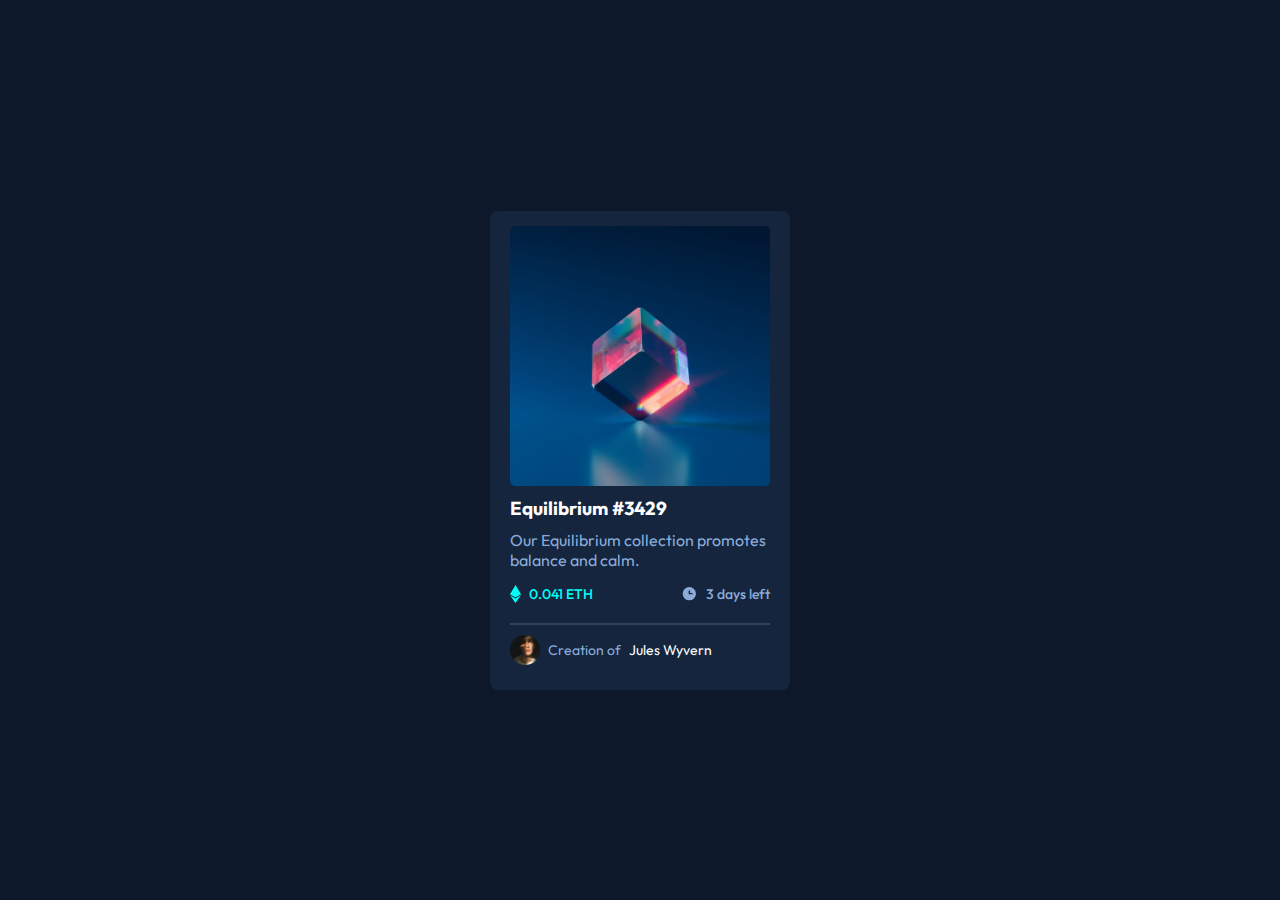
<file: nft-preview-card-component-main/index.html>
<!DOCTYPE html>
<html lang="en">

<head>
  <meta charset="UTF-8">
  <meta name="viewport" content="width=device-width, initial-scale=1.0">
  <!-- displays site properly based on user's device -->

  <link rel="icon" type="image/png" sizes="32x32" href="./images/favicon-32x32.png">

  <title>Frontend Mentor | NFT preview card component</title>
  <link rel="stylesheet" href="./style.css">

</head>

<body>




  <div class="con">

    <div class="card">
      <div class="img">
        <img src="./images//image-equilibrium.jpg" alt="">
        <img class="hide" src="./images/icon-view.svg" alt="">
      </div>

      <h3>Equilibrium #3429</h3>
      <p>Our Equilibrium collection promotes balance and calm.</p>
      <div class="positem">
        <p> <img src="./images/icon-ethereum.svg" alt="eth"> 0.041 ETH</p>
        <p> <img src="./images/icon-clock.svg" alt="clock"> 3 days left</p>
      </div>
      <hr>
      <p class="avatar"><img src="./images/image-avatar.png" alt="avatar"> <span>Creation of</span> Jules Wyvern </p>
    </div>
  </div>











</body>

</html>
</file>
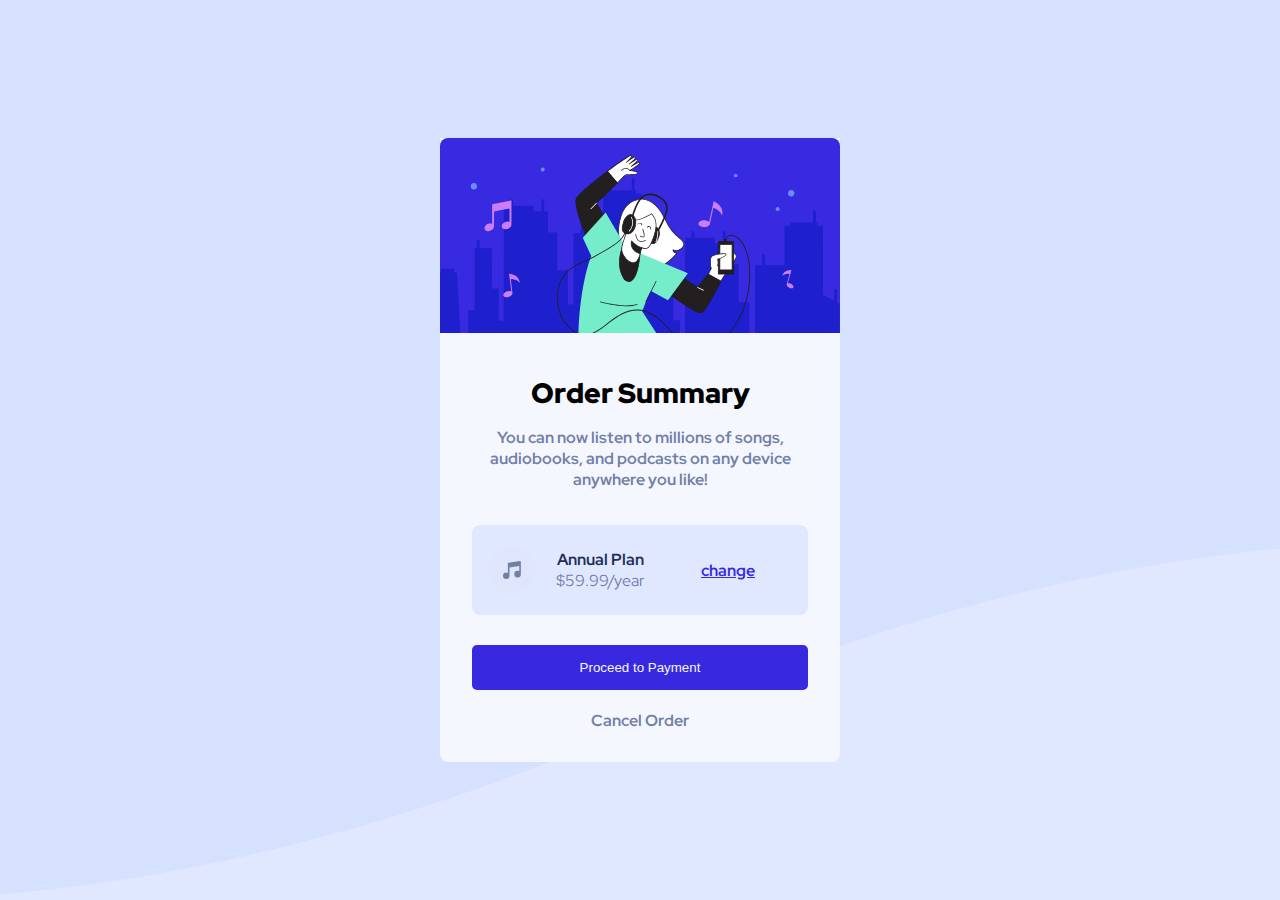
<file: order-summary-component-main/index.html>
<!DOCTYPE html>
<html lang="en">

<head>
  <meta charset="UTF-8">
  <meta name="viewport" content="width=device-width, initial-scale=1.0">
  <!-- displays site properly based on user's device -->

  <link rel="icon" type="image/png" sizes="32x32" href="./images/favicon-32x32.png">

  <title>Frontend Mentor | Order summary card</title>

  <link rel="stylesheet" href="./style.css">

</head>

<body>

  <div class="con">
    <div class="card">
      <div class="imgcon">
        <img src="./images/illustration-hero.svg" alt="">
      </div>

      <div class="textcon">
        <h3> <strong>Order Summary</strong> </h3>
        <p>You can now listen to millions of songs, audiobooks, and podcasts on any
          device anywhere you like!</p>

        <div class="plancon">
          <img src="./images/icon-music.svg" alt="">
          <p><span>Annual Plan</span> <br> <span class="light">$59.99/year</span> </p>
          <p class="blue">change</p>
        </div>

        <button class="btn">Proceed to Payment</button>
        <p>Cancel Order</p>
      </div>

    </div>
  </div>

</body>

</html>
</file>
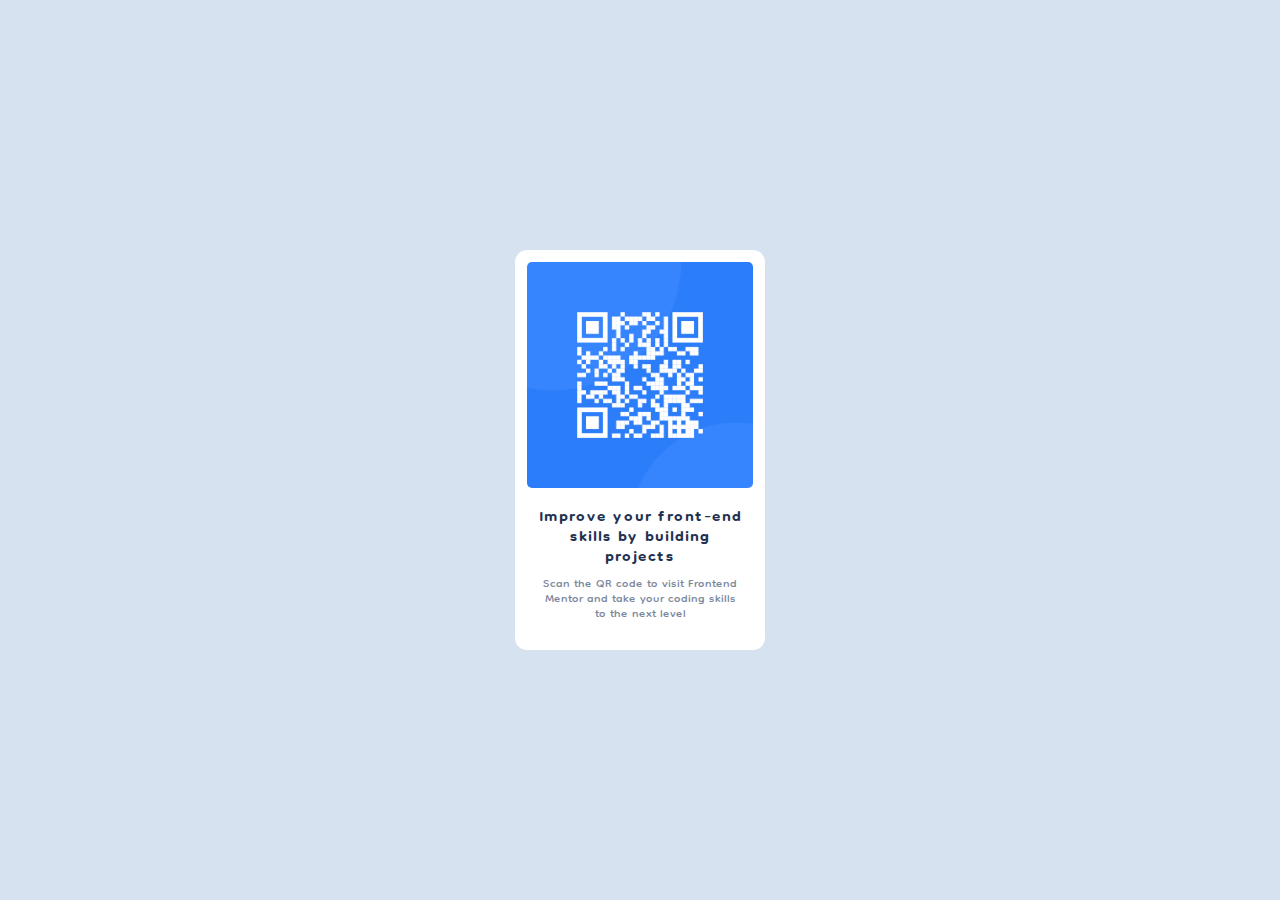
<file: qr-code-component-main/index.html>
<!DOCTYPE html>
<html lang="en">

<head>
  <meta charset="UTF-8">
  <meta name="viewport" content="width=device-width, initial-scale=1.0">
  <!-- displays site properly based on user's device -->

  <link rel="icon" type="image/png" sizes="32x32" href="./images/favicon-32x32.png">

  <title>Frontend Mentor | QR code component</title>

   <link rel="stylesheet" href="style.css">

</head>

<body>

  <div class="container">
    <div class="card">
      <img src="./images/image-qr-code.png" alt="">
      <h3>Improve your front-end skills by building projects</h3>
      <p>Scan the QR code to visit Frontend Mentor and take your coding skills to the next level</p>
    </div>
  </div>






</body>

</html>
</file>
<file: nft-preview-card-component-main/style.css>
@import url("https://fonts.googleapis.com/css2?family=Outfit&display=swap");
* {
  margin: 0;
  padding: 0;
  -webkit-box-sizing: border-box;
          box-sizing: border-box;
  font-family: "Outfit", sans-serif;
}

.con {
  display: -webkit-box;
  display: -ms-flexbox;
  display: flex;
  -webkit-box-pack: center;
      -ms-flex-pack: center;
          justify-content: center;
  -webkit-box-align: center;
      -ms-flex-align: center;
          align-items: center;
  -webkit-box-orient: horizontal;
  -webkit-box-direction: normal;
      -ms-flex-direction: row;
          flex-direction: row;
  height: 100vh;
  width: 100%;
  background-color: #0d192b;
}

.con .card {
  display: -webkit-box;
  display: -ms-flexbox;
  display: flex;
  -webkit-box-pack: start;
      -ms-flex-pack: start;
          justify-content: flex-start;
  -webkit-box-align: center;
      -ms-flex-align: center;
          align-items: center;
  -webkit-box-orient: vertical;
  -webkit-box-direction: normal;
      -ms-flex-direction: column;
          flex-direction: column;
  width: 300px;
  padding: 15px 20px;
  border-radius: 8px;
  background-color: #14253d;
}

.con .card .img img {
  width: 100%;
  border-radius: 5px;
}

.con .card .img {
  position: relative;
  width: 260px;
  height: 260px;
}

.con .card .img .hide {
  position: absolute;
  width: 30px;
  top: 45%;
  right: 45%;
  display: none;
}

.con .card .img:hover .hide {
  display: block;
}

.con .card .img::after {
  content: " ";
  position: absolute;
  top: 0;
  left: 0;
  width: 100%;
  height: 100%;
  background-color: #00fff7;
  display: none;
  border-radius: 5px;
}

.con .card .img:hover::after {
  display: block;
  opacity: 0.5;
}

.con .card h3 {
  color: white;
  text-align: left;
  width: 100%;
  margin: 10px 0;
}

.con .card h3:hover {
  color: #00fff7;
}

.con .card p {
  color: #8bacda;
}

.con .card .positem {
  width: 100%;
  display: -webkit-box;
  display: -ms-flexbox;
  display: flex;
  -webkit-box-pack: justify;
      -ms-flex-pack: justify;
          justify-content: space-between;
  -webkit-box-align: center;
      -ms-flex-align: center;
          align-items: center;
  margin-bottom: 1px solid #2f415b;
  margin: 15px 0 20px 0;
}

.con .card .positem p {
  font-size: 14px;
  font-weight: 500;
  color: #8bacda;
  display: -webkit-box;
  display: -ms-flexbox;
  display: flex;
  -webkit-box-pack: center;
      -ms-flex-pack: center;
          justify-content: center;
  -webkit-box-align: center;
      -ms-flex-align: center;
          align-items: center;
  gap: 0.5rem;
}

.con .card .positem p:first-child {
  color: #00fff7;
}

.con .card hr {
  width: 100%;
  border: 1px solid #2f415b;
}

.con .card .avatar {
  margin: 10px;
  color: white;
  width: 100%;
  display: -webkit-box;
  display: -ms-flexbox;
  display: flex;
  -webkit-box-pack: start;
      -ms-flex-pack: start;
          justify-content: flex-start;
  -webkit-box-align: center;
      -ms-flex-align: center;
          align-items: center;
  gap: 0.5rem;
  font-size: 14px;
}

.con .card .avatar img {
  width: 30px;
}

.con .card .avatar span {
  color: #8bacda;
}

.con .card .avatar:hover {
  color: #00fff7;
}
/*# sourceMappingURL=style.css.map */
</file>
<file: order-summary-component-main/style.css>
@import url("https://fonts.googleapis.com/css2?family=Red+Hat+Display:wght@400;700&display=swap");
* {
  margin: 0;
  padding: 0;
  -webkit-box-sizing: border-box;
          box-sizing: border-box;
}

.con {
  width: 100%;
  height: 100vh;
  display: -webkit-box;
  display: -ms-flexbox;
  display: flex;
  -webkit-box-pack: center;
      -ms-flex-pack: center;
          justify-content: center;
  -webkit-box-align: center;
      -ms-flex-align: center;
          align-items: center;
  background-image: url(./images/pattern-background-desktop.svg);
  background-position: center;
  background-size: cover;
  background-repeat: no-repeat;
  background-color: #e0e8ff;
  font-family: "Red Hat Display", sans-serif;
}

.con .card {
  width: 400px;
  display: -webkit-box;
  display: -ms-flexbox;
  display: flex;
  -webkit-box-pack: center;
      -ms-flex-pack: center;
          justify-content: center;
  -webkit-box-align: center;
      -ms-flex-align: center;
          align-items: center;
  -webkit-box-orient: vertical;
  -webkit-box-direction: normal;
      -ms-flex-direction: column;
          flex-direction: column;
  background-color: #f5f7ff;
  border-radius: 0 0 8px 8px;
}

.con .card * {
  width: 100%;
}

.con .card .imgcon img {
  width: 100%;
  border-radius: 8px 8px 0 0;
}

.con .card .textcon {
  padding: 4% 8%;
  width: 100%;
  display: -webkit-box;
  display: -ms-flexbox;
  display: flex;
  -webkit-box-pack: center;
      -ms-flex-pack: center;
          justify-content: center;
  -webkit-box-align: center;
      -ms-flex-align: center;
          align-items: center;
  -webkit-box-orient: vertical;
  -webkit-box-direction: normal;
      -ms-flex-direction: column;
          flex-direction: column;
}

.con .card .textcon .plancon {
  display: -webkit-box;
  display: -ms-flexbox;
  display: flex;
  -webkit-box-pack: end;
      -ms-flex-pack: end;
          justify-content: flex-end;
  -webkit-box-align: center;
      -ms-flex-align: center;
          align-items: center;
  -webkit-box-orient: horizontal;
  -webkit-box-direction: normal;
      -ms-flex-direction: row;
          flex-direction: row;
  background-color: #e0e8ff;
  border: 1px solid transparent;
  padding: 20px 15px;
  margin: 20px 0;
  border-radius: 8px;
}

.con .card .textcon .plancon img {
  width: 50px;
}

.con .card .textcon .plancon p {
  margin: 0;
}

.con .card .textcon .plancon p span {
  color: #1f2f56;
  font-weight: 700;
}

.con .card .textcon .plancon .light {
  font-weight: 400;
  color: #7280a7;
}

.con .card .textcon .plancon .blue {
  text-decoration: underline;
  color: #3829e0;
}

.con .card .textcon h3 {
  font-weight: 700;
  font-size: 28px;
  margin: 20px 0 15px 0;
}

.con .card .textcon h3,
.con .card .textcon p {
  width: 100%;
  text-align: center;
}

.con .card .textcon p {
  font-size: 16px;
  margin-bottom: 15px;
  color: #7280a7;
  font-weight: 700;
}

.con .card .textcon .btn {
  padding: 15px 20px;
  background-color: #3829e0;
  outline: none;
  border: none;
  color: #f5f7ff;
  border-radius: 5px;
  margin: 10px 0 20px 0;
}
/*# sourceMappingURL=style.css.map */
</file>
<file: qr-code-component-main/style.css>
@import url("https://fonts.googleapis.com/css2?family=Dongle&display=swap");
* {
  margin: 0;
  padding: 0;
  -webkit-box-sizing: border-box;
          box-sizing: border-box;
  font-family: 'Dongle', sans-serif;
}

.container {
  display: -webkit-box;
  display: -ms-flexbox;
  display: flex;
  -webkit-box-pack: center;
      -ms-flex-pack: center;
          justify-content: center;
  -webkit-box-align: center;
      -ms-flex-align: center;
          align-items: center;
  -webkit-box-orient: vertical;
  -webkit-box-direction: normal;
      -ms-flex-direction: column;
          flex-direction: column;
  height: 100vh;
  width: 100%;
  background-color: #d6e2f0;
}

.container .card {
  display: -webkit-box;
  display: -ms-flexbox;
  display: flex;
  -webkit-box-pack: center;
      -ms-flex-pack: center;
          justify-content: center;
  -webkit-box-align: center;
      -ms-flex-align: center;
          align-items: center;
  -webkit-box-orient: vertical;
  -webkit-box-direction: normal;
      -ms-flex-direction: column;
          flex-direction: column;
  width: 250px;
  padding: 12px;
  border-radius: 12px;
  background-color: white;
  text-align: center;
}

.container .card img {
  width: 100%;
  border-radius: 5px;
  margin-bottom: 20px;
}

.container .card h3 {
  font-weight: 700;
  font-size: 24px;
  line-height: 20px;
  padding: 0 10px;
  letter-spacing: 1px;
  margin: 0 0 10px 0;
  color: #1f3251;
}

.container .card p {
  font-size: 18px;
  font-weight: 400;
  margin: 0 0 15px 0;
  line-height: 15px;
  padding: 0 15px;
  color: #7b879d;
}
/*# sourceMappingURL=style.css.map */
</file>
